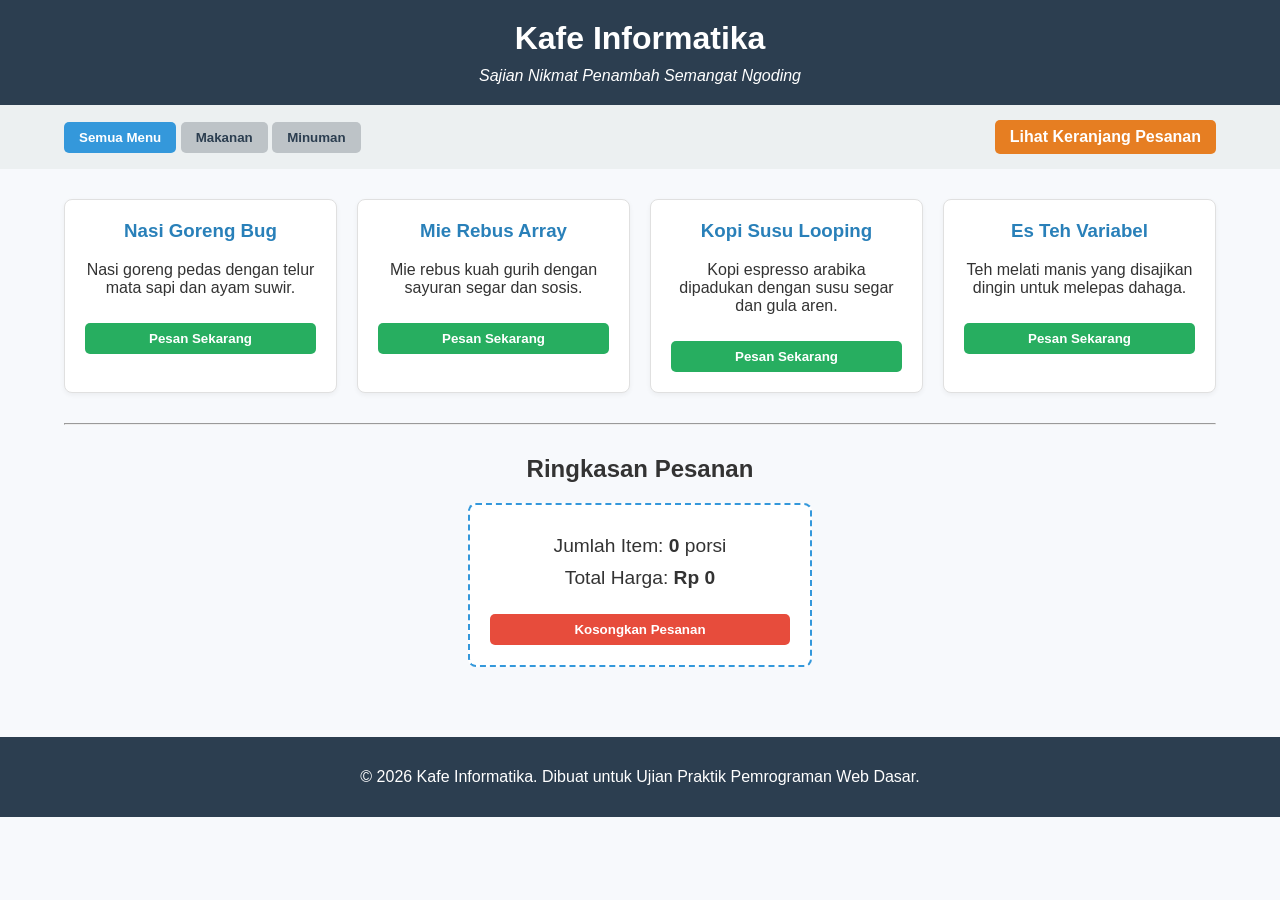
<file: index.html>
<!DOCTYPE html>
<html lang="id">

<head>
    <meta charset="UTF-8">
    <meta name="viewport" content="width=device-width, initial-scale=1.0">
    <title>Katalog Menu Kafe</title>
    <link rel="stylesheet" href="style.css">
</head>

<body>

    <header>
        <h1>Kafe Informatika</h1>
        <p>Sajian Nikmat Penambah Semangat Ngoding</p>
    </header>

    <nav>
        <div class="filter-buttons">
            <button class="btn-filter active" data-filter="semua">Semua Menu</button>
            <button class="btn-filter" data-filter="makanan">Makanan</button>
            <button class="btn-filter" data-filter="minuman">Minuman</button>
        </div>
        <!-- Tautan internal -->
        <a href="#ringkasan-pesanan" class="link-pesanan">Lihat Keranjang Pesanan</a>
    </nav>

    <main>
        <!-- Section 1: Daftar Menu -->
        <section id="daftar-menu" class="menu-grid">

            <!-- Kartu Menu 1 -->
            <article class="kartu-menu" data-kategori="makanan" data-harga="25000">
                <h3>Nasi Goreng Bug</h3>
                <p>Nasi goreng pedas dengan telur mata sapi dan ayam suwir.</p>
                <button class="btn-pesan">Pesan Sekarang</button>
            </article>

            <!-- Kartu Menu 2 -->
            <article class="kartu-menu" data-kategori="makanan" data-harga="20000">
                <h3>Mie Rebus Array</h3>
                <p>Mie rebus kuah gurih dengan sayuran segar dan sosis.</p>
                <button class="btn-pesan">Pesan Sekarang</button>
            </article>

            <!-- Kartu Menu 3 -->
            <article class="kartu-menu" data-kategori="minuman" data-harga="18000">
                <h3>Kopi Susu Looping</h3>
                <p>Kopi espresso arabika dipadukan dengan susu segar dan gula aren.</p>
                <button class="btn-pesan">Pesan Sekarang</button>
            </article>

            <!-- Kartu Menu 4 -->
            <article class="kartu-menu" data-kategori="minuman" data-harga="10000">
                <h3>Es Teh Variabel</h3>
                <p>Teh melati manis yang disajikan dingin untuk melepas dahaga.</p>
                <button class="btn-pesan">Pesan Sekarang</button>
            </article>

        </section>

        <hr>

        <!-- Section 2: Ringkasan Pesanan -->
        <section id="ringkasan-pesanan" class="pesanan-container">
            <h2>Ringkasan Pesanan</h2>
            <div class="box-pesanan">
                <p>Jumlah Item: <strong id="jumlah-item">0</strong> porsi</p>
                <p>Total Harga: <strong id="total-harga">Rp 0</strong></p>
                <button id="btn-reset">Kosongkan Pesanan</button>
            </div>
        </section>
    </main>

    <footer>
        <p>&copy; 2026 Kafe Informatika. Dibuat untuk Ujian Praktik Pemrograman Web Dasar.</p>
    </footer>

    <script src="script.js"></script>
</body>

</html>
</file>
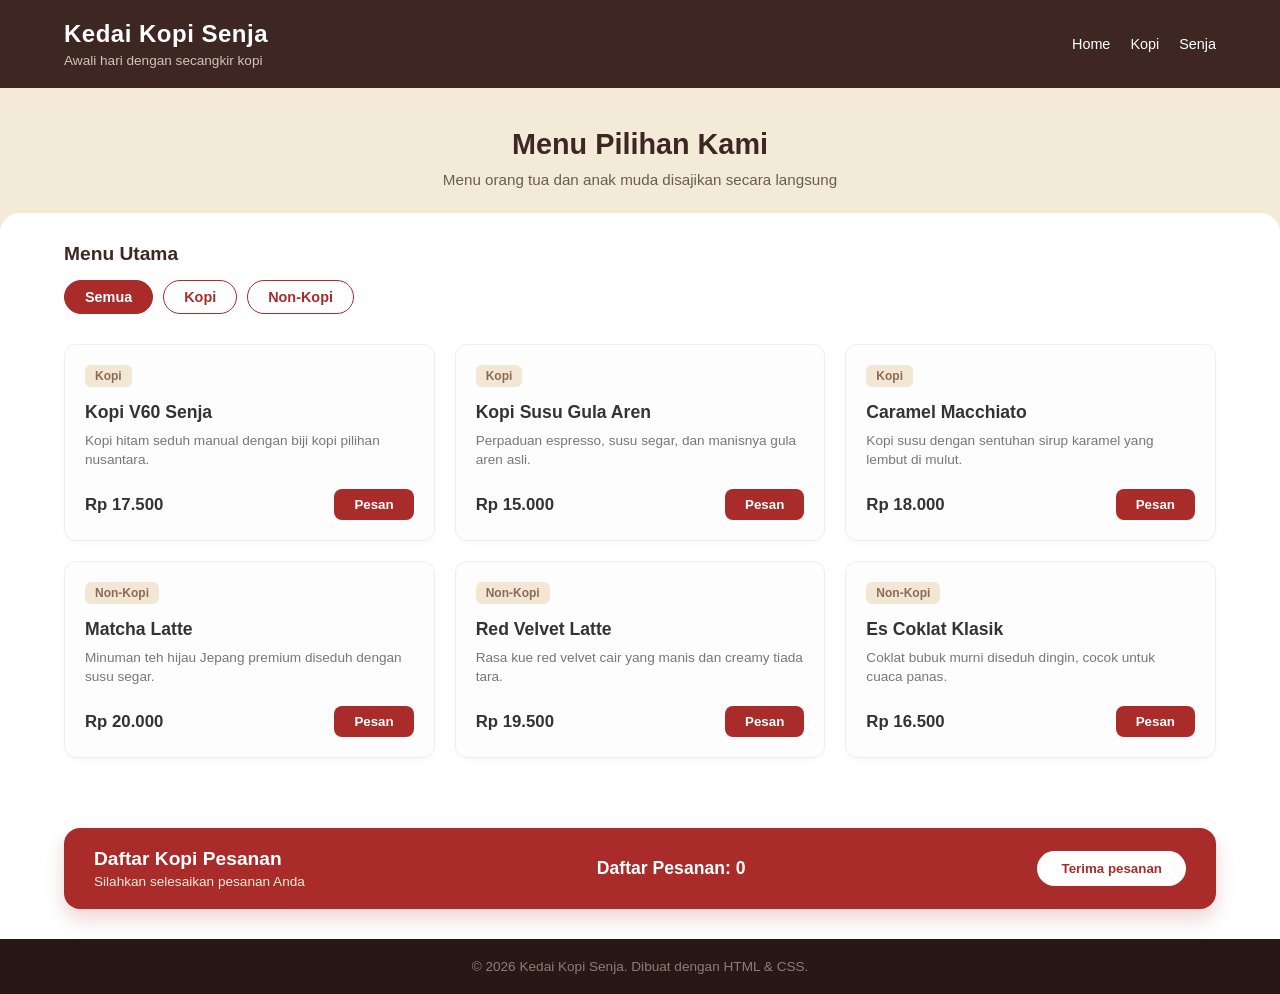
<file: index2.html>
<!DOCTYPE html>
<html lang="id">

<head>
    <meta charset="UTF-8">
    <meta name="viewport" content="width=device-width, initial-scale=1.0">
    <title>Kedai Kopi Senja</title>
    <style>
        /* CSS Reset & Variabel Warna */
        :root {
            --dark-brown: #3e2723;
            --light-beige: #f3ebd8;
            --dark-red: #a92c2a;
            --text-dark: #333;
            --text-muted: #777;
            --card-bg: #fdfdfd;
            --tag-bg: #f4e6d4;
            --tag-text: #8a6c53;
            --bg-color: #f8f9fa;
        }

        * {
            margin: 0;
            padding: 0;
            box-sizing: border-box;
            font-family: 'Segoe UI', Tahoma, Geneva, Verdana, sans-serif;
        }

        body {
            background-color: var(--bg-color);
            color: var(--text-dark);
            display: flex;
            flex-direction: column;
            min-height: 100vh;
        }

        /* --- Header --- */
        header {
            background-color: var(--dark-brown);
            color: white;
            padding: 20px 5%;
            display: flex;
            justify-content: space-between;
            align-items: center;
            flex-wrap: wrap;
            gap: 15px;
        }

        .header-brand h1 {
            font-size: 1.5rem;
            font-weight: 600;
            margin-bottom: 5px;
            letter-spacing: 0.5px;
        }

        .header-brand p {
            font-size: 0.85rem;
            color: #d1c4b8;
        }

        .header-nav {
            display: flex;
            gap: 20px;
        }

        .header-nav a {
            color: white;
            text-decoration: none;
            font-size: 0.9rem;
            transition: color 0.3s ease;
        }

        .header-nav a:hover {
            color: var(--light-beige);
        }

        /* --- Hero Section --- */
        .hero {
            background-color: var(--light-beige);
            text-align: center;
            padding: 40px 20px;
        }

        .hero h2 {
            font-size: 1.8rem;
            color: var(--dark-brown);
            margin-bottom: 10px;
        }

        .hero p {
            font-size: 0.95rem;
            color: #6b5c4f;
        }

        /* --- Main Content & Menu --- */
        main {
            flex: 1;
            padding: 30px 5%;
            background-color: white;
            border-top-left-radius: 20px;
            border-top-right-radius: 20px;
            margin-top: -15px;
        }

        /* Filters */
        .menu-title {
            font-size: 1.2rem;
            font-weight: bold;
            margin-bottom: 15px;
            color: var(--dark-brown);
        }

        .filters {
            display: flex;
            gap: 10px;
            margin-bottom: 30px;
            flex-wrap: wrap;
        }

        .btn-filter {
            padding: 8px 20px;
            border-radius: 20px;
            border: 1.5px solid var(--dark-red);
            background-color: white;
            color: var(--dark-red);
            font-weight: 600;
            cursor: pointer;
            transition: all 0.3s ease;
            font-size: 0.9rem;
        }

        .btn-filter.active,
        .btn-filter:hover {
            background-color: var(--dark-red);
            color: white;
        }

        /* Menu Grid */
        .menu-grid {
            display: grid;
            grid-template-columns: repeat(auto-fill, minmax(300px, 1fr));
            gap: 20px;
            margin-bottom: 40px;
        }

        /* Menu Card */
        .card {
            background-color: var(--card-bg);
            border: 1px solid #eee;
            border-radius: 12px;
            padding: 20px;
            display: flex;
            flex-direction: column;
            box-shadow: 0 4px 6px rgba(0, 0, 0, 0.02);
            transition: transform 0.2s ease, box-shadow 0.2s ease;
        }

        .card:hover {
            transform: translateY(-5px);
            box-shadow: 0 8px 15px rgba(0, 0, 0, 0.05);
        }

        .card-tag {
            background-color: var(--tag-bg);
            color: var(--tag-text);
            font-size: 0.75rem;
            font-weight: bold;
            padding: 4px 10px;
            border-radius: 6px;
            align-self: flex-start;
            margin-bottom: 15px;
        }

        .card h3 {
            font-size: 1.1rem;
            color: var(--text-dark);
            margin-bottom: 8px;
        }

        .card p {
            font-size: 0.85rem;
            color: var(--text-muted);
            line-height: 1.4;
            flex: 1;
            /* Pushes footer to bottom */
            margin-bottom: 20px;
        }

        .card-footer {
            display: flex;
            justify-content: space-between;
            align-items: center;
        }

        .price {
            font-weight: bold;
            color: var(--text-dark);
            font-size: 1.05rem;
        }

        .btn-pesan {
            background-color: var(--dark-red);
            color: white;
            border: none;
            padding: 8px 20px;
            border-radius: 8px;
            font-weight: 600;
            cursor: pointer;
            transition: background-color 0.3s;
        }

        .btn-pesan:hover {
            background-color: #8a2321;
        }

        /* --- Order Summary (Sticky-like section) --- */
        .order-summary-container {
            padding: 0 5% 30px 5%;
            background-color: white;
        }

        .order-summary {
            background-color: var(--dark-red);
            color: white;
            border-radius: 16px;
            padding: 20px 30px;
            display: flex;
            justify-content: space-between;
            align-items: center;
            flex-wrap: wrap;
            gap: 20px;
            box-shadow: 0 10px 20px rgba(169, 44, 42, 0.2);
        }

        .order-info h4 {
            font-size: 1.2rem;
            margin-bottom: 4px;
        }

        .order-info p {
            font-size: 0.85rem;
            color: #f3ebd8;
        }

        .order-count {
            font-size: 1.1rem;
            font-weight: bold;
        }

        .btn-checkout {
            background-color: white;
            color: var(--dark-red);
            border: none;
            padding: 10px 24px;
            border-radius: 25px;
            font-weight: bold;
            cursor: pointer;
            transition: background-color 0.3s;
        }

        .btn-checkout:hover {
            background-color: #f4f4f4;
        }

        /* --- Footer --- */
        footer {
            background-color: #271815;
            color: #8c7d75;
            text-align: center;
            padding: 20px;
            font-size: 0.85rem;
        }

        /* Responsivitas untuk mobile */
        @media (max-width: 600px) {
            .header-brand h1 {
                font-size: 1.2rem;
            }

            .header-nav {
                width: 100%;
                justify-content: flex-start;
                gap: 15px;
            }

            .order-summary {
                flex-direction: column;
                text-align: center;
            }

            .btn-checkout {
                width: 100%;
            }
        }
    </style>
</head>

<body>

    <!-- Header -->
    <header>
        <div class="header-brand">
            <h1>Kedai Kopi Senja</h1>
            <p>Awali hari dengan secangkir kopi</p>
        </div>
        <nav class="header-nav">
            <a href="#">Home</a>
            <a href="#">Kopi</a>
            <a href="#">Senja</a>
        </nav>
    </header>

    <!-- Hero / Judul Halaman -->
    <section class="hero">
        <h2>Menu Pilihan Kami</h2>
        <p>Menu orang tua dan anak muda disajikan secara langsung</p>
    </section>

    <!-- Konten Utama (Menu) -->
    <main>
        <div class="menu-title">Menu Utama</div>

        <!-- Filter Buttons -->
        <div class="filters">
            <button class="btn-filter active">Semua</button>
            <button class="btn-filter">Kopi</button>
            <button class="btn-filter">Non-Kopi</button>
        </div>

        <!-- Grid Menu Cards -->
        <div class="menu-grid">

            <!-- Card 1 -->
            <article class="card">
                <span class="card-tag">Kopi</span>
                <h3>Kopi V60 Senja</h3>
                <p>Kopi hitam seduh manual dengan biji kopi pilihan nusantara.</p>
                <div class="card-footer">
                    <span class="price">Rp 17.500</span>
                    <button class="btn-pesan">Pesan</button>
                </div>
            </article>

            <!-- Card 2 -->
            <article class="card">
                <span class="card-tag">Kopi</span>
                <h3>Kopi Susu Gula Aren</h3>
                <p>Perpaduan espresso, susu segar, dan manisnya gula aren asli.</p>
                <div class="card-footer">
                    <span class="price">Rp 15.000</span>
                    <button class="btn-pesan">Pesan</button>
                </div>
            </article>

            <!-- Card 3 -->
            <article class="card">
                <span class="card-tag">Kopi</span>
                <h3>Caramel Macchiato</h3>
                <p>Kopi susu dengan sentuhan sirup karamel yang lembut di mulut.</p>
                <div class="card-footer">
                    <span class="price">Rp 18.000</span>
                    <button class="btn-pesan">Pesan</button>
                </div>
            </article>

            <!-- Card 4 -->
            <article class="card">
                <span class="card-tag">Non-Kopi</span>
                <h3>Matcha Latte</h3>
                <p>Minuman teh hijau Jepang premium diseduh dengan susu segar.</p>
                <div class="card-footer">
                    <span class="price">Rp 20.000</span>
                    <button class="btn-pesan">Pesan</button>
                </div>
            </article>

            <!-- Card 5 -->
            <article class="card">
                <span class="card-tag">Non-Kopi</span>
                <h3>Red Velvet Latte</h3>
                <p>Rasa kue red velvet cair yang manis dan creamy tiada tara.</p>
                <div class="card-footer">
                    <span class="price">Rp 19.500</span>
                    <button class="btn-pesan">Pesan</button>
                </div>
            </article>

            <!-- Card 6 -->
            <article class="card">
                <span class="card-tag">Non-Kopi</span>
                <h3>Es Coklat Klasik</h3>
                <p>Coklat bubuk murni diseduh dingin, cocok untuk cuaca panas.</p>
                <div class="card-footer">
                    <span class="price">Rp 16.500</span>
                    <button class="btn-pesan">Pesan</button>
                </div>
            </article>

        </div>
    </main>

    <!-- Daftar Pesanan (Sticky-like Banner) -->
    <div class="order-summary-container">
        <div class="order-summary">
            <div class="order-info">
                <h4>Daftar Kopi Pesanan</h4>
                <p>Silahkan selesaikan pesanan Anda</p>
            </div>
            <div class="order-count">
                Daftar Pesanan: 0
            </div>
            <button class="btn-checkout">Terima pesanan</button>
        </div>
    </div>

    <!-- Footer Bawah -->
    <footer>
        <p>&copy; 2026 Kedai Kopi Senja. Dibuat dengan HTML & CSS.</p>
    </footer>

</body>

</html>
</file>
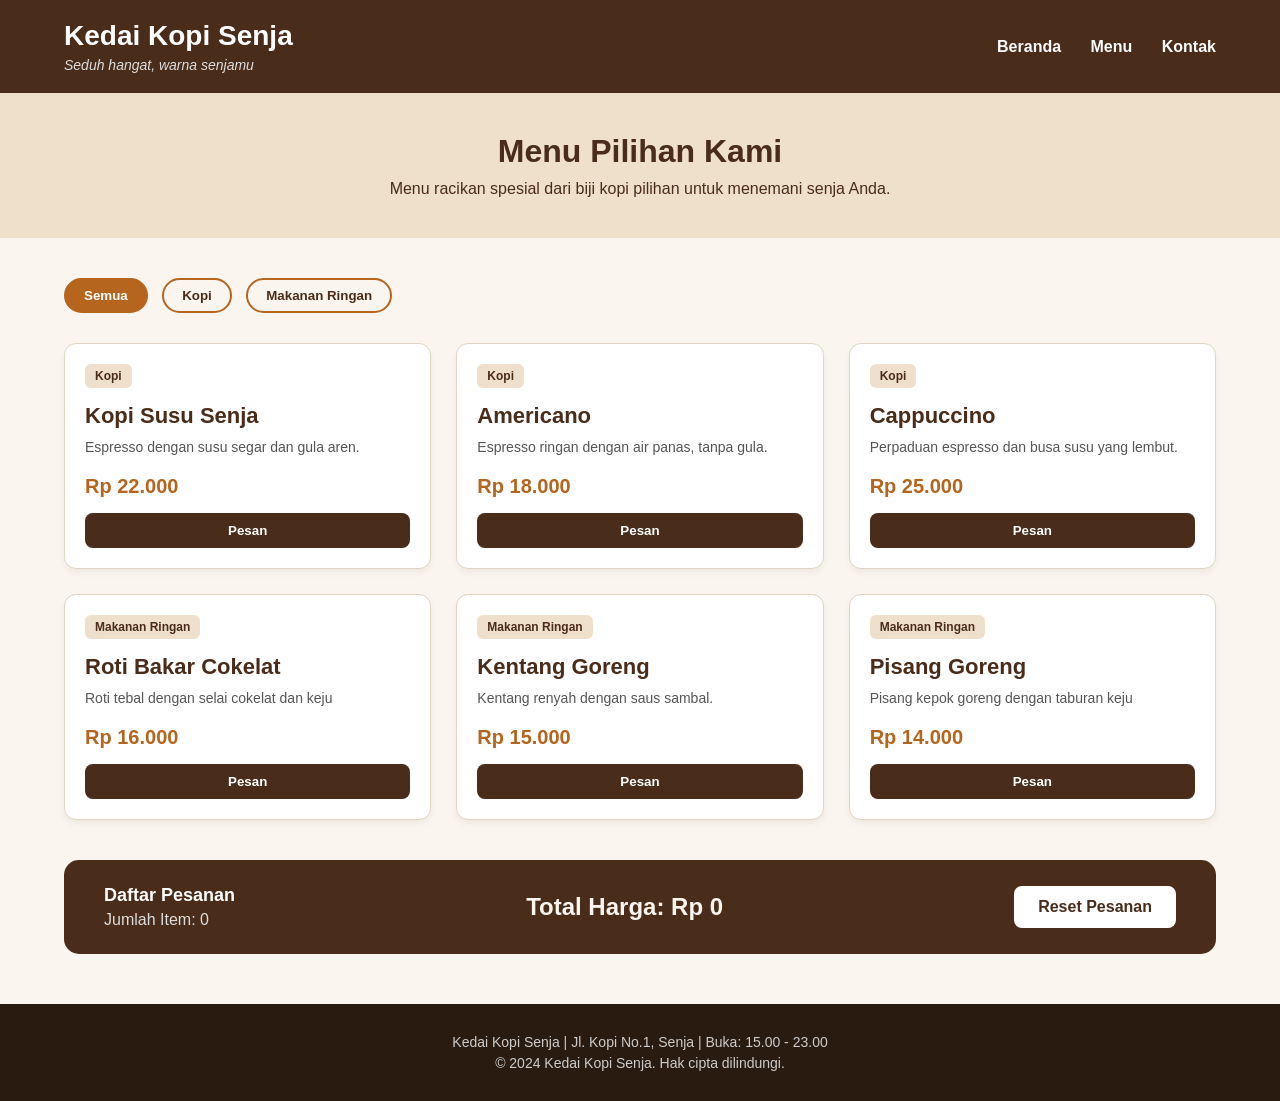
<file: index3.html>
<!DOCTYPE html>
<html lang="id">

<head>
    <meta charset="UTF-8">
    <meta name="viewport" content="width=device-width, initial-scale=1.0">
    <title>Kedai Kopi Senja</title>
    <style>
        /* =========================================
           1. KETENTUAN CSS (PALET WARNA & TIPOGRAFI) 
           ========================================= */
        :root {
            --cokelat-tua: #4a2c1a;
            /* header dan panel pesanan */
            --krem: #faf5ee;
            /* latar halaman */
            --krem-tua: #efe0cb;
            /* bagian pengantar */
            --cokelat-aksen: #b5651d;
            /* harga dan tombol filter */
            --cokelat-gelap: #2a1b10;
            /* footer */
        }

        body {
            font-family: 'Segoe UI', Tahoma, Geneva, Verdana, sans-serif;
            background-color: var(--krem);
            margin: 0;
            padding: 0;
            color: #333;
        }

        /* TATA HEADER DENGAN FLEXBOX */
        header {
            background-color: var(--cokelat-tua);
            color: white;
            padding: 20px 5%;
            display: flex;
            justify-content: space-between;
            align-items: center;
        }

        /* Ukuran huruf berbeda untuk nama kedai */
        header .brand h1 {
            margin: 0;
            font-size: 28px;
            font-weight: 800;
        }

        header .brand p {
            margin: 5px 0 0 0;
            font-size: 14px;
            font-style: italic;
            color: #ddd;
        }

        header nav a {
            color: white;
            text-decoration: none;
            margin-left: 25px;
            font-size: 16px;
            font-weight: 600;
            transition: color 0.3s;
        }

        header nav a:hover {
            color: var(--cokelat-aksen);
        }

        /* SECTION 1: PENGANTAR */
        .pengantar {
            background-color: var(--krem-tua);
            text-align: center;
            padding: 40px 20px;
        }

        /* Ukuran huruf berbeda untuk judul bagian */
        .pengantar h2 {
            margin: 0 0 10px 0;
            font-size: 32px;
            color: var(--cokelat-tua);
            font-weight: 700;
        }

        .pengantar p {
            margin: 0;
            font-size: 16px;
            color: var(--cokelat-tua);
        }

        /* SECTION 2: DAFTAR MENU */
        .daftar-menu {
            padding: 40px 5%;
        }

        .filter-container {
            margin-bottom: 30px;
        }

        .btn-filter {
            background-color: transparent;
            color: var(--cokelat-tua);
            border: 2px solid var(--cokelat-aksen);
            padding: 8px 18px;
            border-radius: 20px;
            margin-right: 10px;
            cursor: pointer;
            font-weight: bold;
            transition: all 0.3s;
        }

        .btn-filter.active,
        .btn-filter:hover {
            background-color: var(--cokelat-aksen);
            color: white;
        }

        /* KARTU MENU DALAM GRID 3 KOLOM */
        .menu-grid {
            display: grid;
            grid-template-columns: repeat(3, 1fr);
            gap: 25px;
            /* Jarak seragam */
        }

        /* Margin, padding, border, dan border-radius pada kartu */
        .kartu-menu {
            background-color: white;
            border: 1px solid #e0d5c1;
            border-radius: 12px;
            padding: 20px;
            box-shadow: 0 4px 6px rgba(0, 0, 0, 0.05);
            display: flex;
            flex-direction: column;
        }

        .label-kategori {
            background-color: var(--krem-tua);
            color: var(--cokelat-tua);
            font-size: 12px;
            font-weight: bold;
            padding: 5px 10px;
            border-radius: 6px;
            align-self: flex-start;
            margin-bottom: 15px;
        }

        /* Ukuran huruf berbeda untuk nama menu */
        .kartu-menu h3 {
            margin: 0 0 10px 0;
            font-size: 22px;
            color: var(--cokelat-tua);
            font-weight: 700;
        }

        .kartu-menu p {
            font-size: 14px;
            color: #555;
            margin: 0 0 20px 0;
            flex-grow: 1;
            /* Mendorong harga dan tombol ke bawah */
        }

        /* Ukuran huruf berbeda untuk harga */
        .kartu-menu .harga {
            display: block;
            font-size: 20px;
            font-weight: 800;
            color: var(--cokelat-aksen);
            margin-bottom: 15px;
        }

        .btn-pesan {
            background-color: var(--cokelat-tua);
            color: white;
            border: none;
            padding: 10px;
            border-radius: 8px;
            cursor: pointer;
            font-weight: bold;
            transition: background 0.3s;
        }

        .btn-pesan:hover {
            background-color: var(--cokelat-aksen);
        }

        /* SECTION 3: PANEL RINGKASAN PESANAN (3 Bagian Sejajar) */
        .ringkasan-pesanan {
            background-color: var(--cokelat-tua);
            color: white;
            margin: 0 5% 50px 5%;
            padding: 25px 40px;
            border-radius: 15px;
            display: flex;
            justify-content: space-between;
            /* Membuat 3 bagian sejajar */
            align-items: center;
        }

        .pesanan-info h3 {
            margin: 0 0 5px 0;
            font-size: 18px;
        }

        .pesanan-info p {
            margin: 0;
            color: #ddd;
        }

        .pesanan-total h3 {
            margin: 0;
            font-size: 24px;
            color: var(--krem);
        }

        #btn-reset {
            background-color: white;
            color: var(--cokelat-tua);
            border: none;
            padding: 12px 24px;
            border-radius: 8px;
            cursor: pointer;
            font-weight: bold;
            font-size: 16px;
        }

        #btn-reset:hover {
            background-color: var(--krem-tua);
        }

        /* FOOTER */
        footer {
            background-color: var(--cokelat-gelap);
            color: white;
            text-align: center;
            padding: 25px;
        }

        footer p {
            margin: 5px 0;
            font-size: 14px;
            color: #ccc;
        }
    </style>
</head>

<body>

    <!-- STRUKTUR HTML -->
    <header>
        <div class="brand">
            <h1>Kedai Kopi Senja</h1>
            <!-- Slogan sesuai teks gambar -->
            <p>Seduh hangat, warna senjamu</p>
        </div>
        <!-- 3 Tautan: Beranda, Menu, Kontak -->
        <nav>
            <a href="#">Beranda</a>
            <a href="#">Menu</a>
            <a href="#">Kontak</a>
        </nav>
    </header>

    <!-- Main memuat 3 section berurutan -->
    <main>

        <!-- (1) Section Pengantar -->
        <section class="pengantar">
            <h2>Menu Pilihan Kami</h2>
            <p>Menu racikan spesial dari biji kopi pilihan untuk menemani senja Anda.</p>
        </section>

        <!-- (2) Section Daftar Menu -->
        <section class="daftar-menu">
            <div class="filter-container">
                <button class="btn-filter active" data-filter="semua">Semua</button>
                <button class="btn-filter" data-filter="Kopi">Kopi</button>
                <button class="btn-filter" data-filter="Makanan Ringan">Makanan Ringan</button>
            </div>

            <div class="menu-grid">
                <!-- Artikel Menu 1 -->
                <article class="kartu-menu" data-kategori="Kopi" data-harga="22000">
                    <span class="label-kategori">Kopi</span>
                    <h3>Kopi Susu Senja</h3>
                    <p>Espresso dengan susu segar dan gula aren.</p>
                    <span class="harga">Rp 22.000</span>
                    <button class="btn-pesan">Pesan</button>
                </article>

                <!-- Artikel Menu 2 -->
                <article class="kartu-menu" data-kategori="Kopi" data-harga="18000">
                    <span class="label-kategori">Kopi</span>
                    <h3>Americano</h3>
                    <p>Espresso ringan dengan air panas, tanpa gula.</p>
                    <span class="harga">Rp 18.000</span>
                    <button class="btn-pesan">Pesan</button>
                </article>

                <!-- Artikel Menu 3 -->
                <article class="kartu-menu" data-kategori="Kopi" data-harga="25000">
                    <span class="label-kategori">Kopi</span>
                    <h3>Cappuccino</h3>
                    <p>Perpaduan espresso dan busa susu yang lembut.</p>
                    <span class="harga">Rp 25.000</span>
                    <button class="btn-pesan">Pesan</button>
                </article>

                <!-- Artikel Menu 4 -->
                <article class="kartu-menu" data-kategori="Makanan Ringan" data-harga="16000">
                    <span class="label-kategori">Makanan Ringan</span>
                    <h3>Roti Bakar Cokelat</h3>
                    <p>Roti tebal dengan selai cokelat dan keju</p>
                    <span class="harga">Rp 16.000</span>
                    <button class="btn-pesan">Pesan</button>
                </article>

                <!-- Artikel Menu 5 -->
                <article class="kartu-menu" data-kategori="Makanan Ringan" data-harga="15000">
                    <span class="label-kategori">Makanan Ringan</span>
                    <h3>Kentang Goreng</h3>
                    <p>Kentang renyah dengan saus sambal.</p>
                    <span class="harga">Rp 15.000</span>
                    <button class="btn-pesan">Pesan</button>
                </article>

                <!-- Artikel Menu 6 -->
                <article class="kartu-menu" data-kategori="Makanan Ringan" data-harga="14000">
                    <span class="label-kategori">Makanan Ringan</span>
                    <h3>Pisang Goreng</h3>
                    <p>Pisang kepok goreng dengan taburan keju</p>
                    <span class="harga">Rp 14.000</span>
                    <button class="btn-pesan">Pesan</button>
                </article>
            </div>
        </section>

        <!-- (3) Section Ringkasan Pesanan -->
        <section class="ringkasan-pesanan">
            <div class="pesanan-info">
                <h3>Daftar Pesanan</h3>
                <p>Jumlah Item: <span id="jumlah-item">0</span></p>
            </div>
            <div class="pesanan-total">
                <h3>Total Harga: <span id="total-harga">Rp 0</span></h3>
            </div>
            <div class="pesanan-aksi">
                <button id="btn-reset">Reset Pesanan</button>
            </div>
        </section>

    </main>

    <footer>
        <p>Kedai Kopi Senja | Jl. Kopi No.1, Senja | Buka: 15.00 - 23.00</p>
        <p>&copy; 2024 Kedai Kopi Senja. Hak cipta dilindungi.</p>
    </footer>

    <!-- JAVASCRIPT UNTUK INTERAKSI -->
    <script>
        // Logika Fungsionalitas Pesanan & Filter
        let totalItem = 0;
        let totalHarga = 0;

        const elJumlahItem = document.getElementById('jumlah-item');
        const elTotalHarga = document.getElementById('total-harga');
        const btnReset = document.getElementById('btn-reset');
        const tombolPesan = document.querySelectorAll('.btn-pesan');

        // Fungsi format ke Rupiah
        const formatRupiah = (angka) => {
            return new Intl.NumberFormat('id-ID', { style: 'currency', currency: 'IDR', minimumFractionDigits: 0 }).format(angka);
        };

        // Menambah Pesanan
        tombolPesan.forEach(btn => {
            btn.addEventListener('click', function () {
                const artikel = this.closest('.kartu-menu');
                const harga = parseInt(artikel.getAttribute('data-harga'));

                totalItem++;
                totalHarga += harga;

                elJumlahItem.textContent = totalItem;
                elTotalHarga.textContent = formatRupiah(totalHarga);
            });
        });

        // Reset Pesanan
        btnReset.addEventListener('click', () => {
            totalItem = 0;
            totalHarga = 0;
            elJumlahItem.textContent = totalItem;
            elTotalHarga.textContent = "Rp 0";
        });

        // Filter Kategori
        const btnFilters = document.querySelectorAll('.btn-filter');
        const kartuMenus = document.querySelectorAll('.kartu-menu');

        btnFilters.forEach(btn => {
            btn.addEventListener('click', function () {
                // Atur class aktif
                btnFilters.forEach(b => b.classList.remove('active'));
                this.classList.add('active');

                const filter = this.getAttribute('data-filter');

                kartuMenus.forEach(kartu => {
                    if (filter === 'semua' || kartu.getAttribute('data-kategori') === filter) {
                        kartu.style.display = 'flex';
                    } else {
                        kartu.style.display = 'none';
                    }
                });
            });
        });
    </script>
</body>

</html>
</file>
<file: style.css>
/* Styling Dasar & Tipografi */
body {
    font-family: 'Segoe UI', Tahoma, Geneva, Verdana, sans-serif;
    margin: 0;
    padding: 0;
    background-color: #f7f9fc;
    color: #333;
}

header {
    background-color: #2c3e50;
    color: white;
    text-align: center;
    padding: 20px 10px;
}

header h1 {
    margin: 0 0 10px 0;
}

header p {
    margin: 0;
    font-style: italic;
}

/* Navigasi */
nav {
    display: flex;
    justify-content: space-between;
    align-items: center;
    background-color: #ecf0f1;
    padding: 15px 5%;
    flex-wrap: wrap;
    gap: 10px;
}

.btn-filter,
.link-pesanan,
#btn-reset,
.btn-pesan {
    padding: 8px 15px;
    border: none;
    border-radius: 5px;
    cursor: pointer;
    font-weight: bold;
    text-decoration: none;
    transition: background-color 0.3s;
}

.btn-filter {
    background-color: #bdc3c7;
    color: #2c3e50;
}

/* Gaya khusus tombol filter aktif */
.btn-filter.active {
    background-color: #3498db;
    color: white;
}

.link-pesanan {
    background-color: #e67e22;
    color: white;
}

/* Layouting Content dengan Grid */
main {
    padding: 30px 5%;
}

.menu-grid {
    display: grid;
    /* Membuat grid responsif: minimal lebar kartu 250px, selebihnya membagi rata */
    grid-template-columns: repeat(auto-fit, minmax(250px, 1fr));
    gap: 20px;
    margin-bottom: 30px;
}

/* Box Model & Hover Effect Kartu Menu */
.kartu-menu {
    background-color: white;
    border: 1px solid #e0e0e0;
    border-radius: 8px;
    padding: 20px;
    text-align: center;
    box-shadow: 0 2px 5px rgba(0, 0, 0, 0.05);
    /* Efek transisi untuk hover */
    transition: transform 0.3s ease, box-shadow 0.3s ease;
}

.kartu-menu h3 {
    margin-top: 0;
    color: #2980b9;
}

.kartu-menu:hover {
    transform: translateY(-8px);
    box-shadow: 0 8px 15px rgba(0, 0, 0, 0.15);
}

.btn-pesan {
    background-color: #27ae60;
    color: white;
    width: 100%;
    margin-top: 10px;
}

.btn-pesan:hover {
    background-color: #219150;
}

/* Section Pesanan */
.pesanan-container {
    text-align: center;
    margin-top: 30px;
}

.box-pesanan {
    background-color: white;
    border: 2px dashed #3498db;
    border-radius: 8px;
    padding: 20px;
    display: inline-block;
    min-width: 300px;
}

.box-pesanan p {
    font-size: 1.2rem;
    margin: 10px 0;
}

#btn-reset {
    background-color: #e74c3c;
    color: white;
    margin-top: 15px;
    width: 100%;
}

#btn-reset:hover {
    background-color: #c0392b;
}

/* Footer */
footer {
    text-align: center;
    background-color: #2c3e50;
    color: white;
    padding: 15px;
    margin-top: 40px;
}
</file>
